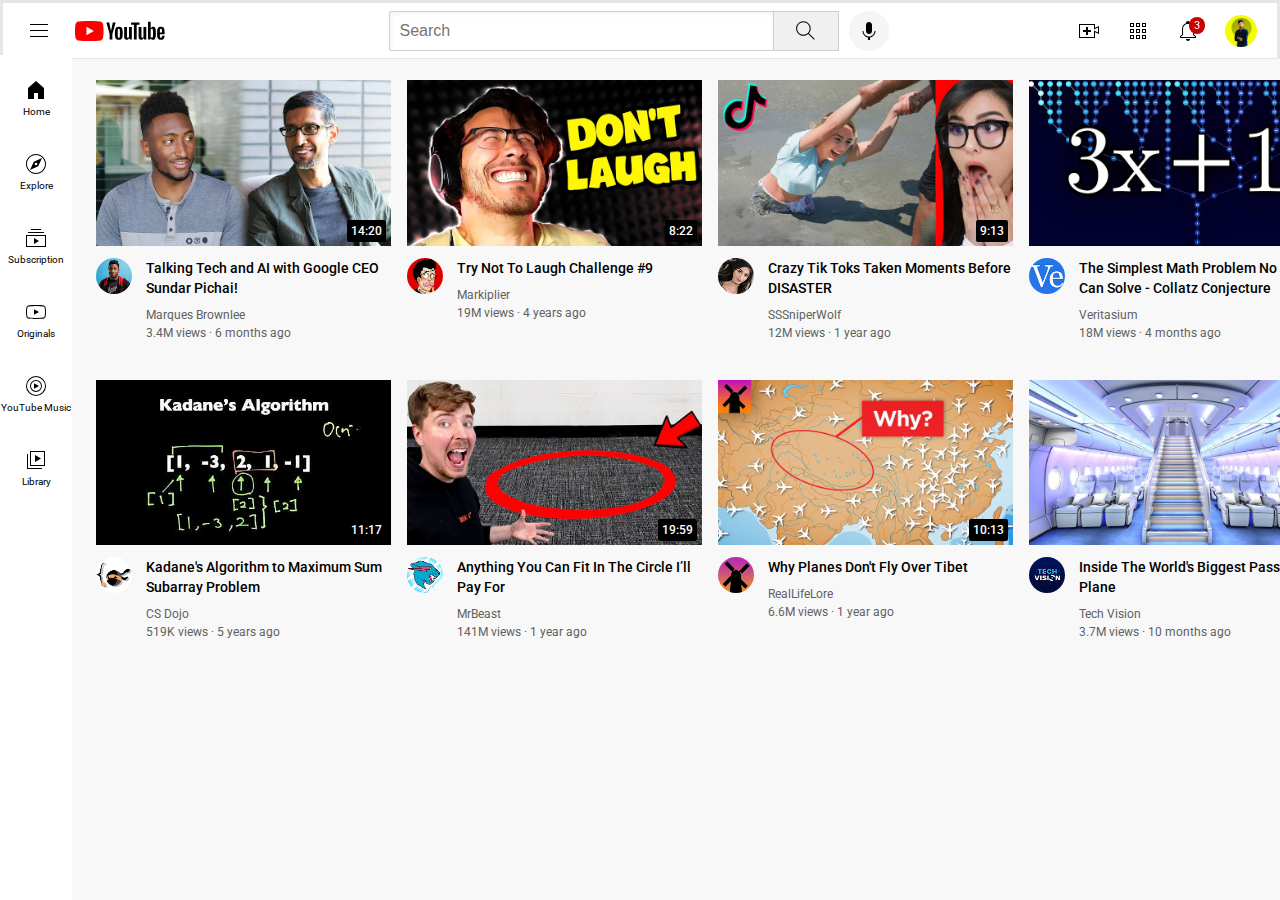
<file: index.html>
<!DOCTYPE html>
<html lang="en">
<head>
  <title>Youtube.com clone</title>
  <link rel="preconnect" href="https://fonts.googleapis.com">
  <link rel="preconnect" href="https://fonts.gstatic.com" crossorigin>
  <link href="https://fonts.googleapis.com/css2?family=Roboto:wght@400;500;700&display=swap" rel="stylesheet">
   <link rel="stylesheet" href="styles/general.css">
   <link rel="stylesheet" href="styles/header.css">
   <link rel="stylesheet" href="styles/video.css">
  <link rel="stylesheet" href="styles/sidebar.css">
  </head>
  <body>
     <!--header starts here-->
  <header class="header">
    <div class="left-section">
      <img class="hamburger-menu" src="icons/hamburger-menu.svg" alt="">
      <img class="youtube-logo" src="icons/youtube-logo.svg" alt="">
    </div>
    <div class="middle-section">
      <input class="search-bar" type="text" placeholder="Search">
      <button class="search-button">
        <img class="search-icon"  src="icons/search.svg" alt="">
      <div class="tooltip">Search</div>
      </button>
      <button class="voice-search-button" >
        <img class="voice-search-icon" src="icons/voice-search-icon.svg" alt="">
        <div class="tooltip">Search with your voice</div>
      </button>

      </div>
      <div class="right-section">
        <div class="upload-icon-container"> 
          <img class="upload-icon" src="icons/upload.svg" alt="">
          <div class="tooltip">Create</div>
        </div>
        <div class="youtube-apps-icon-container">
          <img class="youtube-apps-icon" src="icons/youtube-apps.svg" alt="">
          <div class="tooltip">YouTube apps</div>
        </div>
        <div class="notification-icon-container notification-icon-container-view">
        <img class="notification-icon" src="icons/notifications.svg" alt="">
          <div class="tooltip">Notifications</div>
        <div class="notificatios-count">3</div>
        </div>
        <img class="current-user-picture" src="channels/unnamed.jpg" alt="">
    </div>
    </header>
<!--sidebar starts here-->
      <nav class="sidebar">
        <div class="sidebar-link">
          <img src="icons/home.svg" alt="" srcset="">
          <div>Home</div>
        </div>
        <div class="sidebar-link">
          <img src="icons/explore.svg" alt="" srcset="">
          <div>Explore</div>
        </div>
        <div class="sidebar-link">
          <img src="icons/subscriptions.svg" alt="" srcset="">
          <div>Subscription</div>
        </div>
        <div class="sidebar-link">
          <img src="icons/originals.svg" alt="" srcset="">
          <div>Originals</div>  
        </div>
        <div class="sidebar-link">
          <img src="icons/youtube-music.svg" alt="" srcset="">
          <div>YouTube Music</div>
        </div>
        <div class="sidebar-link">
          <img src="icons/library.svg" alt="" srcset="">
          <div>Library</div>
        </div>
      </nav>
      <!--main starts here-->
      <main>
        <section class="video-grid">
          <div class="video-preview">
            <div class="thumbnail-row">
              <a href="https://www.youtube.com/watch?v=n2RNcPRtAiY">
            <img class="thumbnail" src="thumbnails/thumbnail-1.webp" alt="" srcset="">
          </a>
            <div class="video-time">14:20</div>  
          </div>
            
            <div class="video-info-grid">
            <div class="channel-picture">
             <img class="profile-picture" src="channels/channel-1.jpeg" alt="">
             </div>
            <div class="video-info">
                <p class="video-title">
                Talking Tech and AI with Google CEO Sundar Pichai!</p>
                <p class="video-author">Marques Brownlee</p>
                <p class="video-stats">3.4M views  &#183; 6 months ago</p>  
              </div>    
            </div>
          </div>
          <div class="video-preview">
            <div class="thumbnail-row">
              <a href="https://www.youtube.com/watch?v=mP0RAo9SKZk">
              <img class="thumbnail" src="thumbnails/thumbnail-2.webp" alt="" srcset="">
            </a>
              <div class="video-time">8:22</div> 
            </div>
            <div class="video-info-grid">
              <div class="channel-picture">
             <img class="profile-picture" src="channels/channel-2.jpeg" alt="">
              </div>
              <div class="video-info">
                <p class="video-title">
                Try Not To Laugh Challenge #9</p>
                <p class="video-author">Markiplier</p>
                <p class="video-stats">19M views  &#183; 4 years ago</p>  
              </div>
            </div>
          </div>
          <div class="video-preview">
            <div class="thumbnail-row">
              <a href="https://www.youtube.com/watch?v=FgjPQQeTh1w">
            <img class="thumbnail" src="thumbnails/thumbnail-3.webp" alt="" srcset="">
          </a>
            <div class="video-time">9:13</div> 
            </div>
            <div class="video-info-grid">
            <div class="channel-picture">
             <img class="profile-picture" src="channels/channel-3.jpeg" alt="">
             </div>
            <div class="video-info">
                <p class="video-title">
                  Crazy Tik Toks Taken Moments Before DISASTER</p>
                <p class="video-author">SSSniperWolf</p>
                <p class="video-stats">12M views  &#183; 1 year ago</p>  
              </div> 
            </div>
          </div>
          <div class="video-preview">
            <div class="thumbnail-row">
              <a href="https://www.youtube.com/watch?v=094y1Z2wpJg">
              <img class="thumbnail" src="thumbnails/thumbnail-4.webp" alt="" srcset="">
            </a>
              <div class="video-time">22:09</div> 
            </div>
            <div class="video-info-grid">
              <div class="channel-picture">
             <img class="profile-picture" src="channels/channel-4.jpeg" alt="">
              </div>
              <div class="video-info">
                <p class="video-title">
                  The Simplest Math Problem No One Can Solve - Collatz Conjecture</p>
                <p class="video-author">Veritasium</p>
                <p class="video-stats">18M views  &#183; 4 months ago</p>  
              </div>
              </div>
              </div>
              <div class="video-preview">
                <div class="thumbnail-row">
                  <a href="https://www.youtube.com/watch?v=86CQq3pKSUw">
                <img class="thumbnail" src="thumbnails/thumbnail-5.webp" alt="" srcset="">
              </a>
                <div class="video-time">11:17</div> 
                </div>
                <div class="video-info-grid">
                <div class="channel-picture">
                 <img class="profile-picture" src="channels/channel-5.jpeg" alt="">
                 </div>
                <div class="video-info">
                    <p class="video-title">
                Kadane's Algorithm to Maximum Sum Subarray Problem</p>
                    <p class="video-author">CS Dojo</p>
                    <p class="video-stats">519K views  &#183; 5 years ago</p>  
                  </div>  
                </div>
              </div>
                <div class="video-preview">
                <div class="thumbnail-row">
                  <a href="https://www.youtube.com/watch?v=yXWw0_UfSFg">
                <img class="thumbnail" src="thumbnails/thumbnail-6.webp" alt="" srcset="">
              </a>
                <div class="video-time">19:59</div> 
                </div>
                <div class="video-info-grid">
                <div class="channel-picture">
                <img class="profile-picture" src="channels/channel-6.jpeg" alt="">
                </div>
                <div class="video-info">
                  <p class="video-title"> 
                  Anything You Can Fit In The Circle I’ll Pay For</p>
                  <p class="video-author">MrBeast</p>
                  <p class="video-stats">141M views  &#183; 1 year ago</p>  
                  </div>
                  </div>
                  </div>
                  <div class="video-preview">
                    <div class="thumbnail-row">
                      <a href="https://www.youtube.com/watch?v=fNVa1qMbF9Y">
                    <img class="thumbnail" src="thumbnails/thumbnail-7.webp" alt="" srcset="">
                  </a>
                    <div class="video-time">10:13</div>  
                  </div>
                    
                    <div class="video-info-grid">
                    <div class="channel-picture">
                     <img class="profile-picture" src="channels/channel-7.jpeg" alt="">
                     </div>
                    <div class="video-info">
                        <p class="video-title">
                        Why Planes Don't Fly Over Tibet</p>
                        <p class="video-author">RealLifeLore</p>
                        <p class="video-stats">6.6M views  &#183; 1 year ago</p>  
                      </div>    
                    </div>
                  </div>
                  <div class="video-preview">
                    <div class="thumbnail-row">
                      <a href="https://www.youtube.com/watch?v=lFm4EM1juls">
                    <img class="thumbnail" src="thumbnails/thumbnail-8.webp" alt="" srcset="">
                  </a>
                    <div class="video-time">7:12</div>  
                  </div>
                    
                    <div class="video-info-grid">
                    <div class="channel-picture">
                     <img class="profile-picture" src="channels/channel-8.jpeg" alt="">
                     </div>
                    <div class="video-info">
                        <p class="video-title">
                        Inside The World's Biggest Passenger Plane
                      </p>
                        <p class="video-author">Tech Vision</p>
                        <p class="video-stats">3.7M views  &#183; 10 months ago</p>  
                      </div>    
                    </div>
                  </div>
                  </section>
          </main>
          </body>
          </html>
</file>
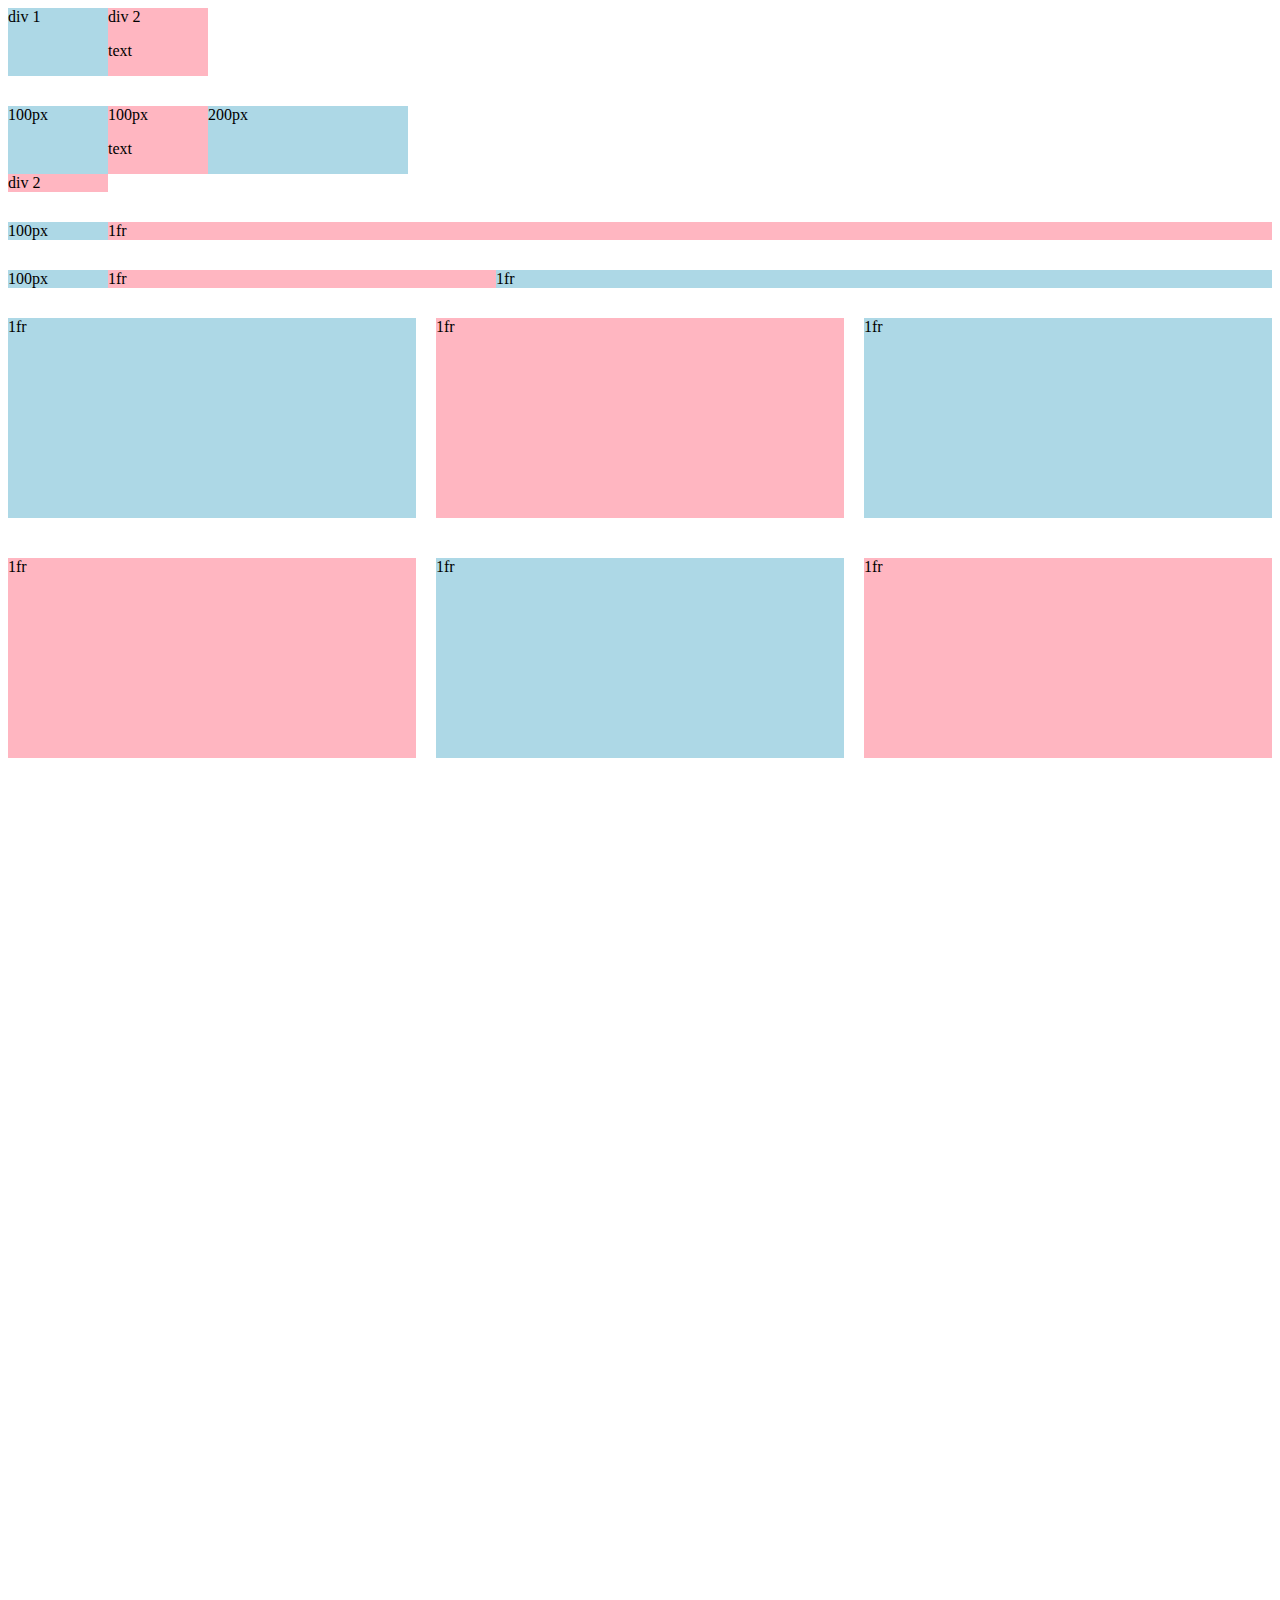
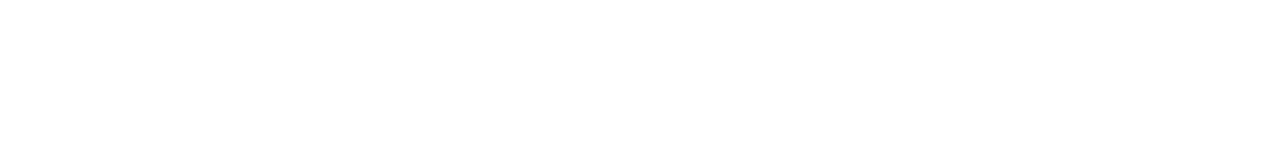
<file: thumbnails/grid.html>
<!DOCTYPE html>
<html lang="en">
<head>
  <title>Grid practise</title>
</head>
<body style="padding-bottom: 1000px ;">
  <div style="
  display: grid;
  grid-template-columns: 100px 100px;
  ">
      <div style="background-color: lightblue ;">div 1</div>
      <div style="background-color: lightpink ;">div 2 <p>text</p></div>
    </div>
    <div style="
    margin-top: 30px;
    display: grid;
    grid-template-columns: 100px 100px 200px;
    ">
    <div style="background-color: lightblue ;">100px</div>
    <div style="background-color: lightpink ;">100px <p>text</p></div>
    <div style="background-color: lightblue ;">200px</div>
    <div style="background-color: lightpink ;">div 2 </div>
  </div>

  <div style="
    margin-top: 30px;
    display: grid;
    grid-template-columns: 100px 1fr;
    ">
  <div style="background-color: lightblue ;">100px</div>
  <div style="background-color: lightpink ;">1fr </div>
</div>

<div style="
    margin-top: 30px;
    display: grid;
    grid-template-columns: 100px 1fr 2fr;
    ">
  <div style="background-color: lightblue ;">100px</div>
  <div style="background-color: lightpink ;">1fr </div>
  <div style="background-color: lightblue ;">1fr</div>

  </div>

  <div style="
    margin-top: 30px;
    display: grid;
    grid-template-columns: 1fr 1fr 1fr;
    column-gap: 20px;
    row-gap: 40px;
    ">
  <div style="background-color: lightblue ; height: 200px;">1fr</div>
  <div style="background-color: lightpink ; height: 200px;">1fr </div>
  <div style="background-color: lightblue ; height: 200px;">1fr</div>
  <div style="background-color: lightpink ; height: 200px;">1fr </div>
  <div style="background-color: lightblue ; height: 200px;">1fr</div>
  <div style="background-color: lightpink ; height: 200px;">1fr </div>

  </div>
  </body>
  </html>
</file>
<file: styles/general.css>
p {
  font-family: Roboto, Arial;
  margin-top: 0;
  margin-bottom: 0;
}
body{
  font-family: Roboto,Arial;
  margin: 0;
  padding-top: 80px;
  padding-left: 96px;
  padding-right: 24px;
  background-color: rgb(248, 248, 248);
}
</file>
<file: styles/header.css>
.header{
  height: 55px;
  display: flex;
  flex-direction: row;
  justify-content: space-between;

  position: fixed;
  top: 0;
  left: 0;
  right: 0;
  z-index: 100;
  background-color: white;
  border-bottom-width: 1px;
  border-style: solid;
  border-color: rgb(234, 229, 229);

}
.left-section{
  display: flex;
  align-items: center;

}

.hamburger-menu{
  height: 24px;
  margin-left: 24px;
  margin-right: 24px;
}

.youtube-logo{
  height: 20px;
}

.middle-section{
  flex: 1;
  margin-left: 70px;
  margin-right: 35px;
  max-width: 500px;
  display: flex;
  align-items: center;
}

.search-bar{
  flex: 1;
  height: 36px;
  padding-left: 10px;
  font-size: 16px;
  border: 1px solid rgb(210, 206, 206); ;
  border-radius: 2px;
  box-shadow: inset 1px 2px 5px rgba(0, 0, 0, 0.05);
  width: 0;
}

.search-bar::placeholder{
  
  font-size: 16px;
  

}
.search-button{
height: 40px;
width: 66px;
background-color: rgb(240, 240, 240);
border-width: 1px;
border-style: solid;
border-color: rgb(210, 206, 206);
margin-left: -1px;
margin-right: 10px;

position: relative;
}

.search-button,
.voice-search-button,
.upload-icon-container,
.youtube-apps-icon-container,
.notification-icon-container-view {
  display: flex;
  justify-content: center;
  align-items: center;
  position: relative;
  cursor: pointer;

}

.search-button .tooltip,
.voice-search-button .tooltip,
.upload-icon-container .tooltip,
.youtube-apps-icon-container .tooltip,
.notification-icon-container-view .tooltip {
  position: absolute;
  background-color: gray;
  color: white;
  padding-top: 4px;
  padding-bottom: 4px;
  padding-left: 8px;
  padding-right: 8px;
  border-radius: 2px;
  font-size: 12px;
  bottom: -30px;
  opacity: 0;
  transition: opacity 0.15s;
  pointer-events: none;
  white-space: nowrap;
  cursor: pointer;

}

.search-button:hover .tooltip,
.voice-search-button:hover .tooltip,
.upload-icon-container:hover .tooltip,
.youtube-apps-icon-container:hover .tooltip,
.notification-icon-container-view:hover .tooltip{
  opacity: 1;
}
.search-icon{
  height: 25px;
  
}

.voice-search-button{
height: 40px;
width: 40px;
border-radius: 20px;
border: none;
background-color: rgb(245, 245, 245);
}

.voice-search-icon{
  height: 24px;
 
}


.right-section{
  width: 180px;
  margin-right: 20px;
  display: flex;
  align-items: center;
  justify-content: space-between;
  flex-shrink: 0;
}

.upload-icon{
  height: 24px;

}
.youtube-apps-icon{
  height: 24px;

}
.notification-icon{
  height: 24px;

}

.notification-icon-container{
  position: relative;
}

.notificatios-count{
  position: absolute;
  top: -2px;
  right: -5px;
  background-color: rgb(200, 0, 0);
  color: white;
  font-family: Roboto,Arial;
  font-size: 11px;
  padding-left: 5px;
  padding-right: 5px;
  padding-top: 2px;
  padding-bottom: 2px;
  border-radius: 10px;


}
.current-user-picture{
  height: 32px;
  border-radius: 16px;
}
</file>
<file: styles/video.css>
.thumbnail{
  width: 100%;
  
}
.video-stats,
.video-author{
  font-size: 12px;
  color: rgb(96, 96, 96);
}
.video-author{
  margin-bottom: 4px;
}

.video-info-grid{
  display: grid;
  grid-template-columns: 50px 1fr;
}
.channel-picture{
  display: inline-block;
  width: 50px;
  vertical-align: top;
  
}
.video-info{
  display: inline-block;
  width: 245px;
  

}
.profile-picture{
  width: 36px;
  border-radius: 50px;
}
.video-title{
  margin-top: 0;
  font-size: 14px;
  font-weight: 500;
  line-height: 20px;
  margin-bottom: 10px;
}
.thumbnail-row{
  margin-bottom: 8px;
  position: relative;
}
.video-grid{
  font-family: Roboto, Arial;
  display: grid;
  grid-template-columns: 1fr 1fr 1fr;
  column-gap: 16px;
  row-gap: 40px;
  
}

@media (max-width: 800px) {
  .video-grid {
    grid-template-columns: 1fr 1fr;

  }

}

@media (min-width:800px ) and (max-width:999px) {
  .video-grid {
    grid-template-columns: 1fr 1fr 1fr;

  }

  
}

@media (min-width:1000px) {
  .video-grid {
    grid-template-columns: 1fr 1fr 1fr 1fr;
  }
}

@media (min-width:800px ) and (max-width:999px) {

}

.video-time{
  font-family: Roboto, Arial;
  font-size: 12px;
  font-weight: 500;
  background-color: black;
  color: white;
  position: absolute;
  right: 5px;
  bottom: 8px;
  padding: 4px;
  border-radius: 2px;
}
</file>
<file: styles/sidebar.css>
.sidebar{
  position: fixed;
  left: 0px;
  bottom: 0px;
  top: 55px;
  background-color: white;
  width: 72px;
  z-index: 200;
  padding-top: 5px;
  cursor: pointer;
}

.sidebar-link{
  height: 74px;
  display: flex;
  justify-content: center;
  align-items: center;
  flex-direction: column;
  
}
.sidebar-link:hover{
  background-color: rgb(235, 235, 235);
}

.sidebar-link img{
  height: 24px;
  margin-bottom: 4px;

}

.sidebar-link div{
  font-size: 10px;

}
</file>
